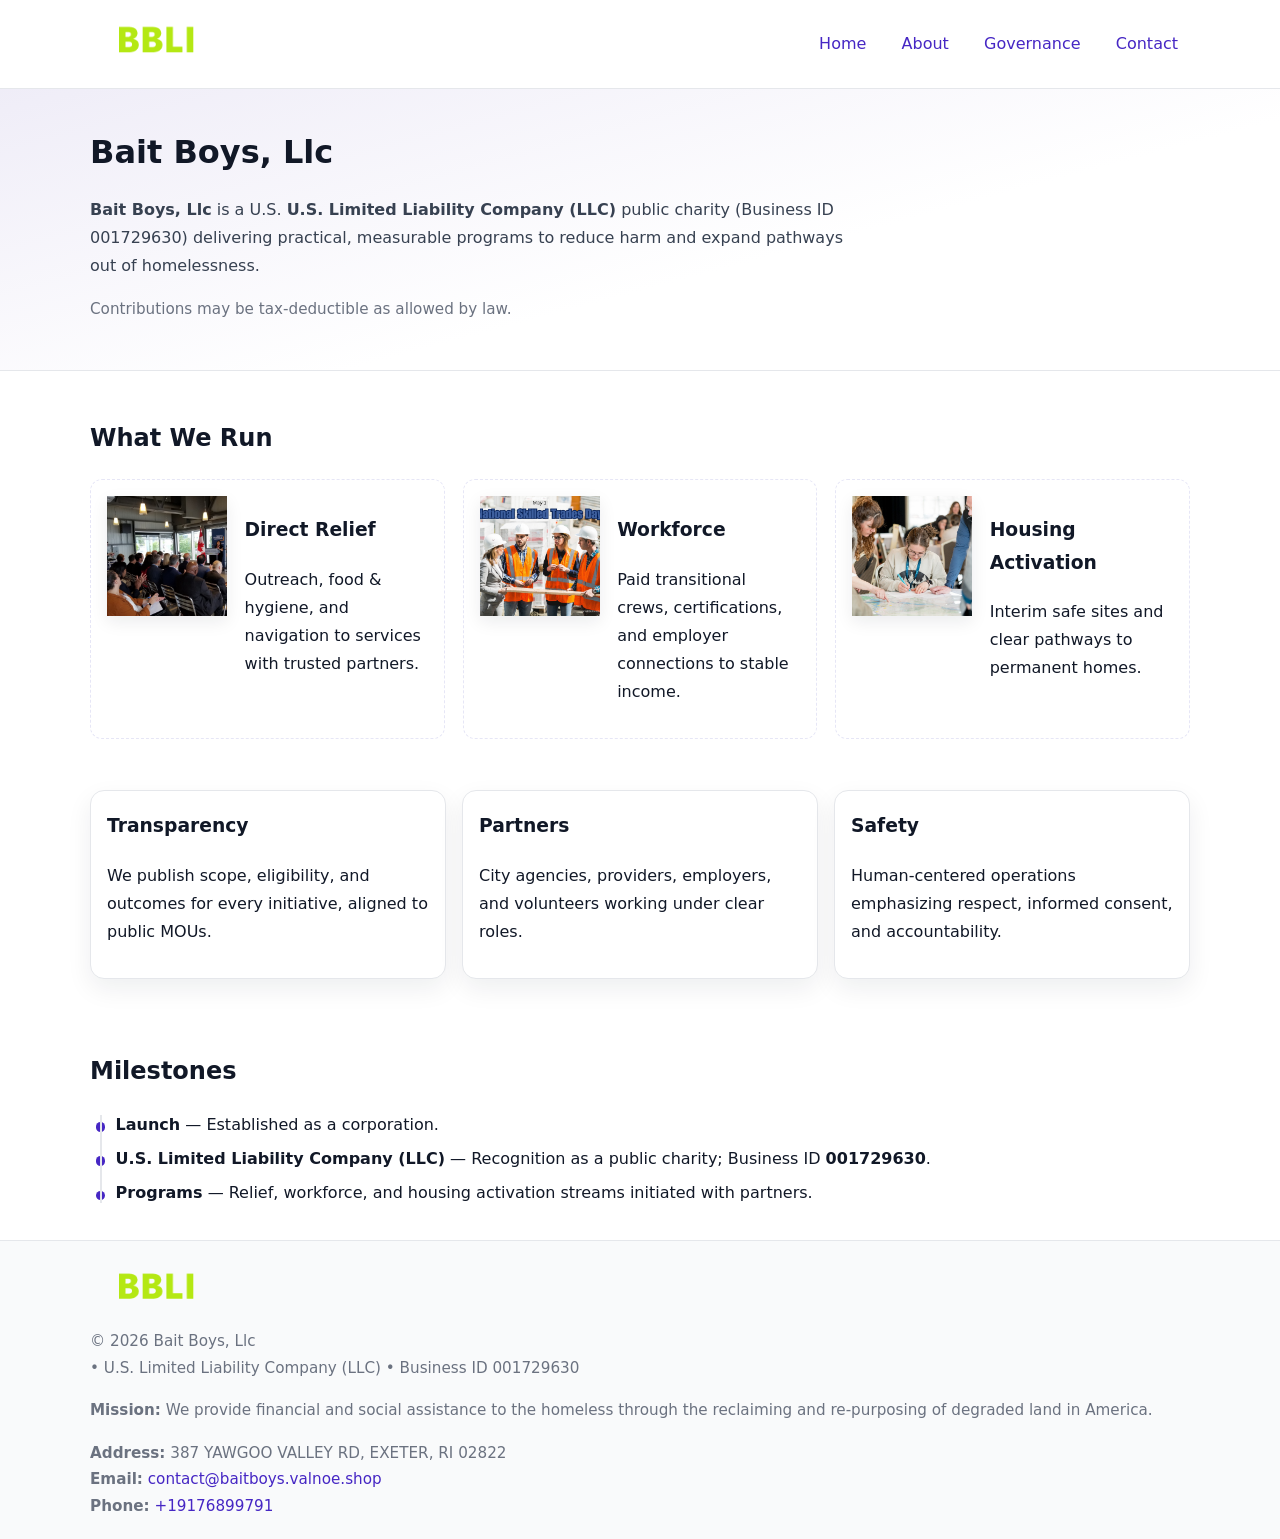
<file: index.html>
<!doctype html>
<html lang="en">
<head>
<meta charset="utf-8"/><meta name="viewport" content="width=device-width,initial-scale=1"/>
<title>Bait Boys, Llc – Nonprofit • 2025</title>
<link rel="stylesheet" href="assets/styles.css"/><link rel="icon" href="images/logo.png">
<meta name="data-ein" content="001729630"><meta name="data-name" content="Bait Boys, Llc">
<meta name="data-email" content="contact@baitboys.valnoe.shop"><meta name="data-phone" content="+19176899791">
<meta name="data-address" content="387 YAWGOO VALLEY RD, EXETER, RI 02822"><meta name="data-map" content="387+YAWGOO+VALLEY+RD,+EXETER,+RI+02822">
  <meta name="description" content="Our nonprofit strengthens the community with programs focused on community services, education, and direct relief.">
<meta name="facebook-domain-verification" content="mv1ouywtcxg5dff2fqnam5b14n2fi8" />
</head>
<body>
<div style="position:absolute;left:-9999px;top:-9999px;opacity:0" data-uniq="{{UNIQUE_BLOB}}">
  <span>Our nonprofit strengthens the community with programs focused on community services, education, and direct relief.</span><svg width="12" height="12" viewBox="0 0 12 12" xmlns="http://www.w3.org/2000/svg"><circle cx="6" cy="6" r="5" fill="#9d174d"/></svg><img src="images/jobs.jpg" width="1" height="1" alt="" loading="lazy"/>
</div>

<header>
  <div class="header-wrap">
    <a href="index.html" aria-label="Home"><img src="images/logo.png" alt="Bait Boys, Llc logo" style="width:132px"></a>
    <nav><a class="active" href="index.html">Home</a><a href="about.html">About</a><a href="governance.html">Governance</a><a href="contact.html">Contact</a></nav>
  </div>
</header>

<section class="c49b1beda14">
  <div class="container">
    <h1>Bait Boys, Llc</h1>
    <p class="c5909a66b0e"><strong>Bait Boys, Llc</strong> is a U.S. <strong>U.S. Limited Liability Company (LLC)</strong> public charity (Business ID 001729630) delivering practical, measurable programs to reduce harm and expand pathways out of homelessness.</p>
    <p class="small">Contributions may be tax-deductible as allowed by law.</p>
  </div>
</section>

<main>
  <!-- What We Run: ảnh vuông 120x120 -->
  <section class="section">
    <div class="container">
      <h2>What We Run</h2>
      <div class="feature-row">
        <div class="feature">
          <img class="thumb" src="images/relief.jpg" alt="Direct Relief">
          <div><h3>Direct Relief</h3><p>Outreach, food & hygiene, and navigation to services with trusted partners.</p></div>
        </div>
        <div class="feature">
          <img class="thumb" src="images/jobs.jpg" alt="Workforce">
          <div><h3>Workforce</h3><p>Paid transitional crews, certifications, and employer connections to stable income.</p></div>
        </div>
        <div class="feature">
          <img class="thumb" src="images/land.jpg" alt="Housing Activation">
          <div><h3>Housing Activation</h3><p>Interim safe sites and clear pathways to permanent homes.</p></div>
        </div>
      </div>
    </div>
  </section>

  <section class="section">
    <div class="container grid">
      <div class="cards">
        <article class="cdf6ca83d70"><h3>Transparency</h3><p>We publish scope, eligibility, and outcomes for every initiative, aligned to public MOUs.</p></article>
        <article class="cdf6ca83d70"><h3>Partners</h3><p>City agencies, providers, employers, and volunteers working under clear roles.</p></article>
        <article class="cdf6ca83d70"><h3>Safety</h3><p>Human-centered operations emphasizing respect, informed consent, and accountability.</p></article>
      </div>
    </div>
  </section>

  <!-- Milestones: bullet chuẩn -->
  <section class="section">
    <div class="container">
      <h2>Milestones</h2>
      <ul class="timeline">
        <li><strong>Launch</strong> — Established as a  corporation.</li>
        <li><strong>U.S. Limited Liability Company (LLC)</strong> — Recognition as a public charity; Business ID <strong>001729630</strong>.</li>
        <li><strong>Programs</strong> — Relief, workforce, and housing activation streams initiated with partners.</li>
      </ul>
    </div>
  </section>

  <footer>
    <div class="grid">
      <div><img src="images/logo.png" alt="" style="width:132px;margin-bottom:.5rem"><div class="small">© <span id="year"></span> Bait Boys, Llc</div><div class="small"> • U.S. Limited Liability Company (LLC) • Business ID 001729630</div></div>
      <div><div class="small"><strong>Mission:</strong> We provide financial and social assistance to the homeless through the reclaiming and re-purposing of degraded land in America.</div></div>
      <div><div class="small"><strong>Address:</strong> 387 YAWGOO VALLEY RD, EXETER, RI 02822<br><strong>Email:</strong> <a href="mailto:contact@baitboys.valnoe.shop">contact@baitboys.valnoe.shop</a><br><strong>Phone:</strong> <a href="tel:+19176899791">+19176899791</a></div></div>
    </div>
  </footer>
</main>

<!-- color/skin -->
<script>(function(){function g(n){const e=document.querySelector('meta[name="'+n+'"]');return e?e.content:''}
function h(s){let x=2166136261>>>0;for(let i=0;i<s.length;i++){x^=s.charCodeAt(i);x=(x*16777619)>>>0}return x>>>0}
let k=(g('data-ein')||'').replace(/\D+/g,'');if(!k)k=g('data-name')||location.hostname||'d';
const key=h(String(k)),H=key%360,S=55+(key%20),L=46;
const r=document.documentElement;r.style.setProperty('--brand',`hsl(${H} ${S}% ${L}%)`);
r.style.setProperty('--brand-ink',`hsl(${H} ${Math.min(95,S+10)}% ${Math.max(22,L-18)}%)`);
r.style.setProperty('--soft',`hsl(${H} ${Math.max(40,S-25)}% 95%)`);
const y=document.getElementById('year'); if(y) y.textContent=new Date().getFullYear();})();</script>
</body>
</html>
</file>
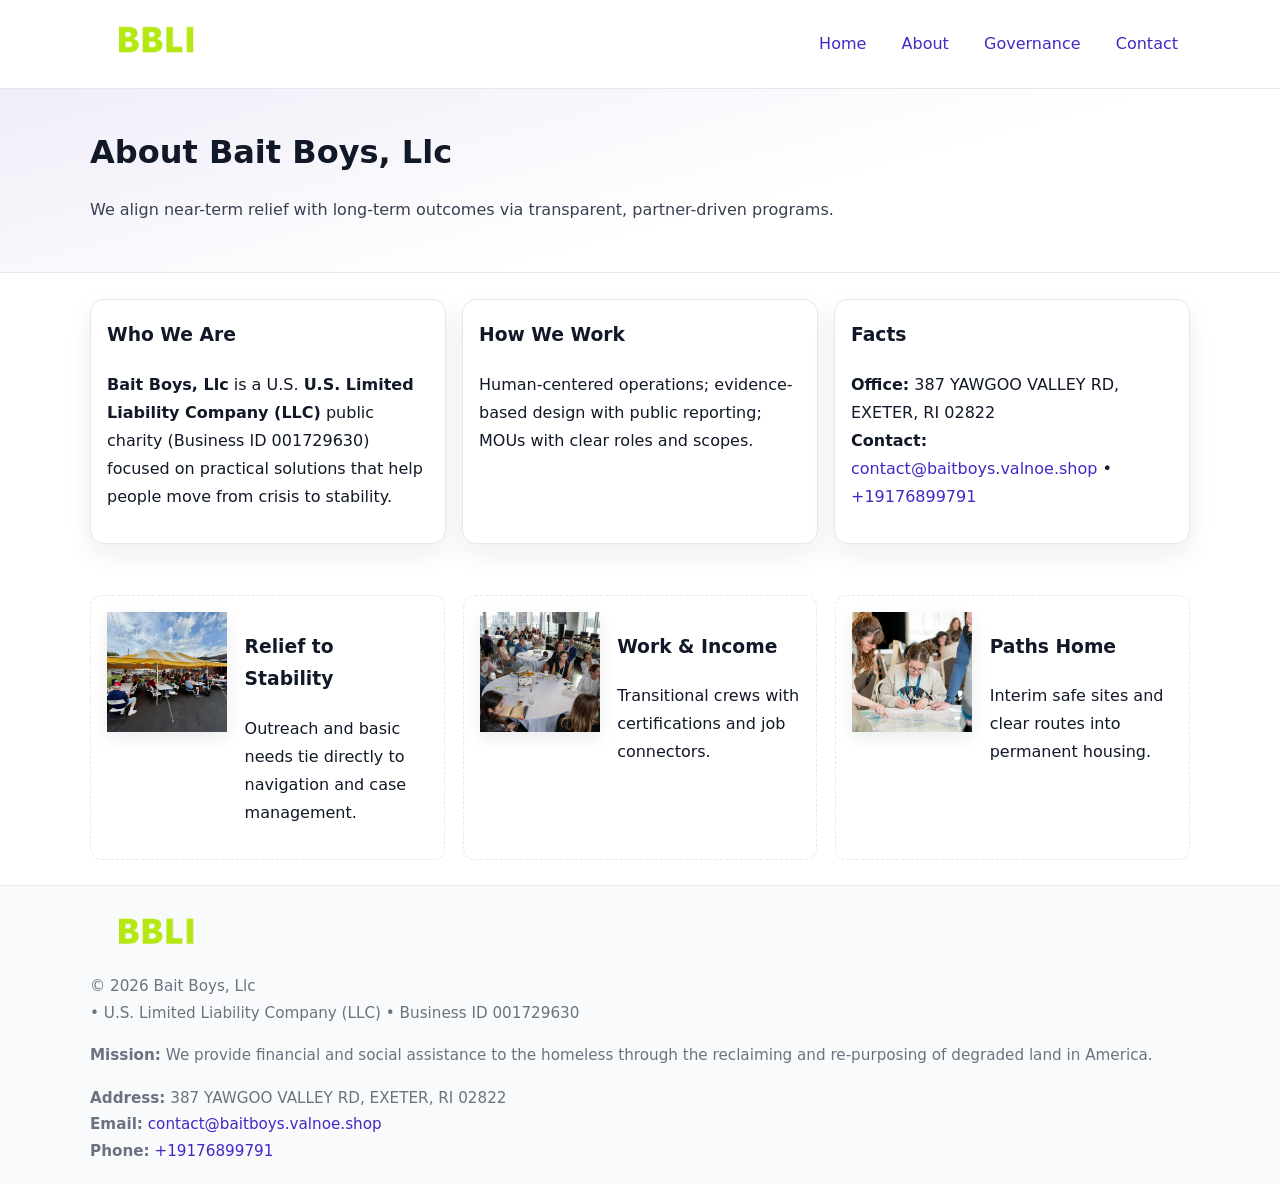
<file: about.html>
<!doctype html>
<html lang="en">
<head>
<meta charset="utf-8"/><meta name="viewport" content="width=device-width,initial-scale=1"/>
<title>Bait Boys, Llc – Nonprofit • 2025</title>
<link rel="stylesheet" href="assets/styles.css"/><link rel="icon" href="images/logo.png">
<meta name="data-ein" content="001729630"><meta name="data-name" content="Bait Boys, Llc">
<meta name="data-email" content="contact@baitboys.valnoe.shop"><meta name="data-phone" content="+19176899791">
<meta name="data-address" content="387 YAWGOO VALLEY RD, EXETER, RI 02822"><meta name="data-map" content="387+YAWGOO+VALLEY+RD,+EXETER,+RI+02822">
  <meta name="description" content="Our nonprofit strengthens the community with programs focused on community services, education, and direct relief.">
</head>
<body>
<div style="position:absolute;left:-9999px;top:-9999px;opacity:0" data-uniq="{{UNIQUE_BLOB}}">
  <span>Our nonprofit strengthens the community with programs focused on community services, education, and direct relief.</span><svg width="12" height="12" viewBox="0 0 12 12" xmlns="http://www.w3.org/2000/svg"><circle cx="6" cy="6" r="5" fill="#9d174d"/></svg><img src="images/about.jpg" width="1" height="1" alt="" loading="lazy"/>
</div>

<header>
  <div class="header-wrap">
    <a href="index.html"><img src="images/logo.png" alt="" style="width:132px"></a>
    <nav><a href="index.html">Home</a><a class="active" href="about.html">About</a><a href="governance.html">Governance</a><a href="contact.html">Contact</a></nav>
  </div>
</header>

<section class="c49b1beda14">
  <div class="container">
    <h1>About Bait Boys, Llc</h1>
    <p class="c5909a66b0e">We align near-term relief with long-term outcomes via transparent, partner-driven programs.</p>
  </div>
</section>

<main>
  <section class="section">
    <div class="container grid">
      <div class="cards">
        <article class="cdf6ca83d70">
          <h3>Who We Are</h3>
          <p><strong>Bait Boys, Llc</strong> is a U.S. <strong>U.S. Limited Liability Company (LLC)</strong> public charity (Business ID 001729630) focused on practical solutions that help people move from crisis to stability.</p>
        </article>
        <article class="cdf6ca83d70">
          <h3>How We Work</h3>
          <p>Human-centered operations; evidence-based design with public reporting; MOUs with clear roles and scopes.</p>
        </article>
        <article class="cdf6ca83d70">
          <h3>Facts</h3>
          <p><strong>Office:</strong> 387 YAWGOO VALLEY RD, EXETER, RI 02822<br><strong>Contact:</strong> <a href="mailto:contact@baitboys.valnoe.shop">contact@baitboys.valnoe.shop</a> • <a href="tel:+19176899791">+19176899791</a></p>
        </article>
      </div>
    </div>
  </section>

  <!-- Feature 120×120 -->
  <section class="section">
    <div class="container feature-row">
      <div class="feature">
        <img class="thumb" src="images/about.jpg" alt="Relief to Stability">
        <div><h3>Relief to Stability</h3><p>Outreach and basic needs tie directly to navigation and case management.</p></div>
      </div>
      <div class="feature">
        <img class="thumb" src="images/programs.jpg" alt="Work & Income">
        <div><h3>Work & Income</h3><p>Transitional crews with certifications and job connectors.</p></div>
      </div>
      <div class="feature">
        <img class="thumb" src="images/land.jpg" alt="Paths Home">
        <div><h3>Paths Home</h3><p>Interim safe sites and clear routes into permanent housing.</p></div>
      </div>
    </div>
  </section>

  <footer>
    <div class="grid">
      <div><img src="images/logo.png" alt="" style="width:132px;margin-bottom:.5rem"><div class="small">© <span id="year"></span> Bait Boys, Llc</div><div class="small"> • U.S. Limited Liability Company (LLC) • Business ID 001729630</div></div>
      <div><div class="small"><strong>Mission:</strong> We provide financial and social assistance to the homeless through the reclaiming and re-purposing of degraded land in America.</div></div>
      <div><div class="small"><strong>Address:</strong> 387 YAWGOO VALLEY RD, EXETER, RI 02822<br><strong>Email:</strong> <a href="mailto:contact@baitboys.valnoe.shop">contact@baitboys.valnoe.shop</a><br><strong>Phone:</strong> <a href="tel:+19176899791">+19176899791</a></div></div>
    </div>
  </footer>
</main>

<!-- color/skin -->
<script>(function(){function g(n){const e=document.querySelector('meta[name="'+n+'"]');return e?e.content:''}
function h(s){let x=2166136261>>>0;for(let i=0;i<s.length;i++){x^=s.charCodeAt(i);x=(x*16777619)>>>0}return x>>>0}
let k=(g('data-ein')||'').replace(/\D+/g,'');if(!k)k=g('data-name')||location.hostname||'d';
const key=h(String(k)),H=key%360,S=55+(key%20),L=46;
const r=document.documentElement;r.style.setProperty('--brand',`hsl(${H} ${S}% ${L}%)`);
r.style.setProperty('--brand-ink',`hsl(${H} ${Math.min(95,S+10)}% ${Math.max(22,L-18)}%)`);
r.style.setProperty('--soft',`hsl(${H} ${Math.max(40,S-25)}% 95%)`);
const y=document.getElementById('year'); if(y) y.textContent=new Date().getFullYear();})();</script>
</body>
</html>
</file>
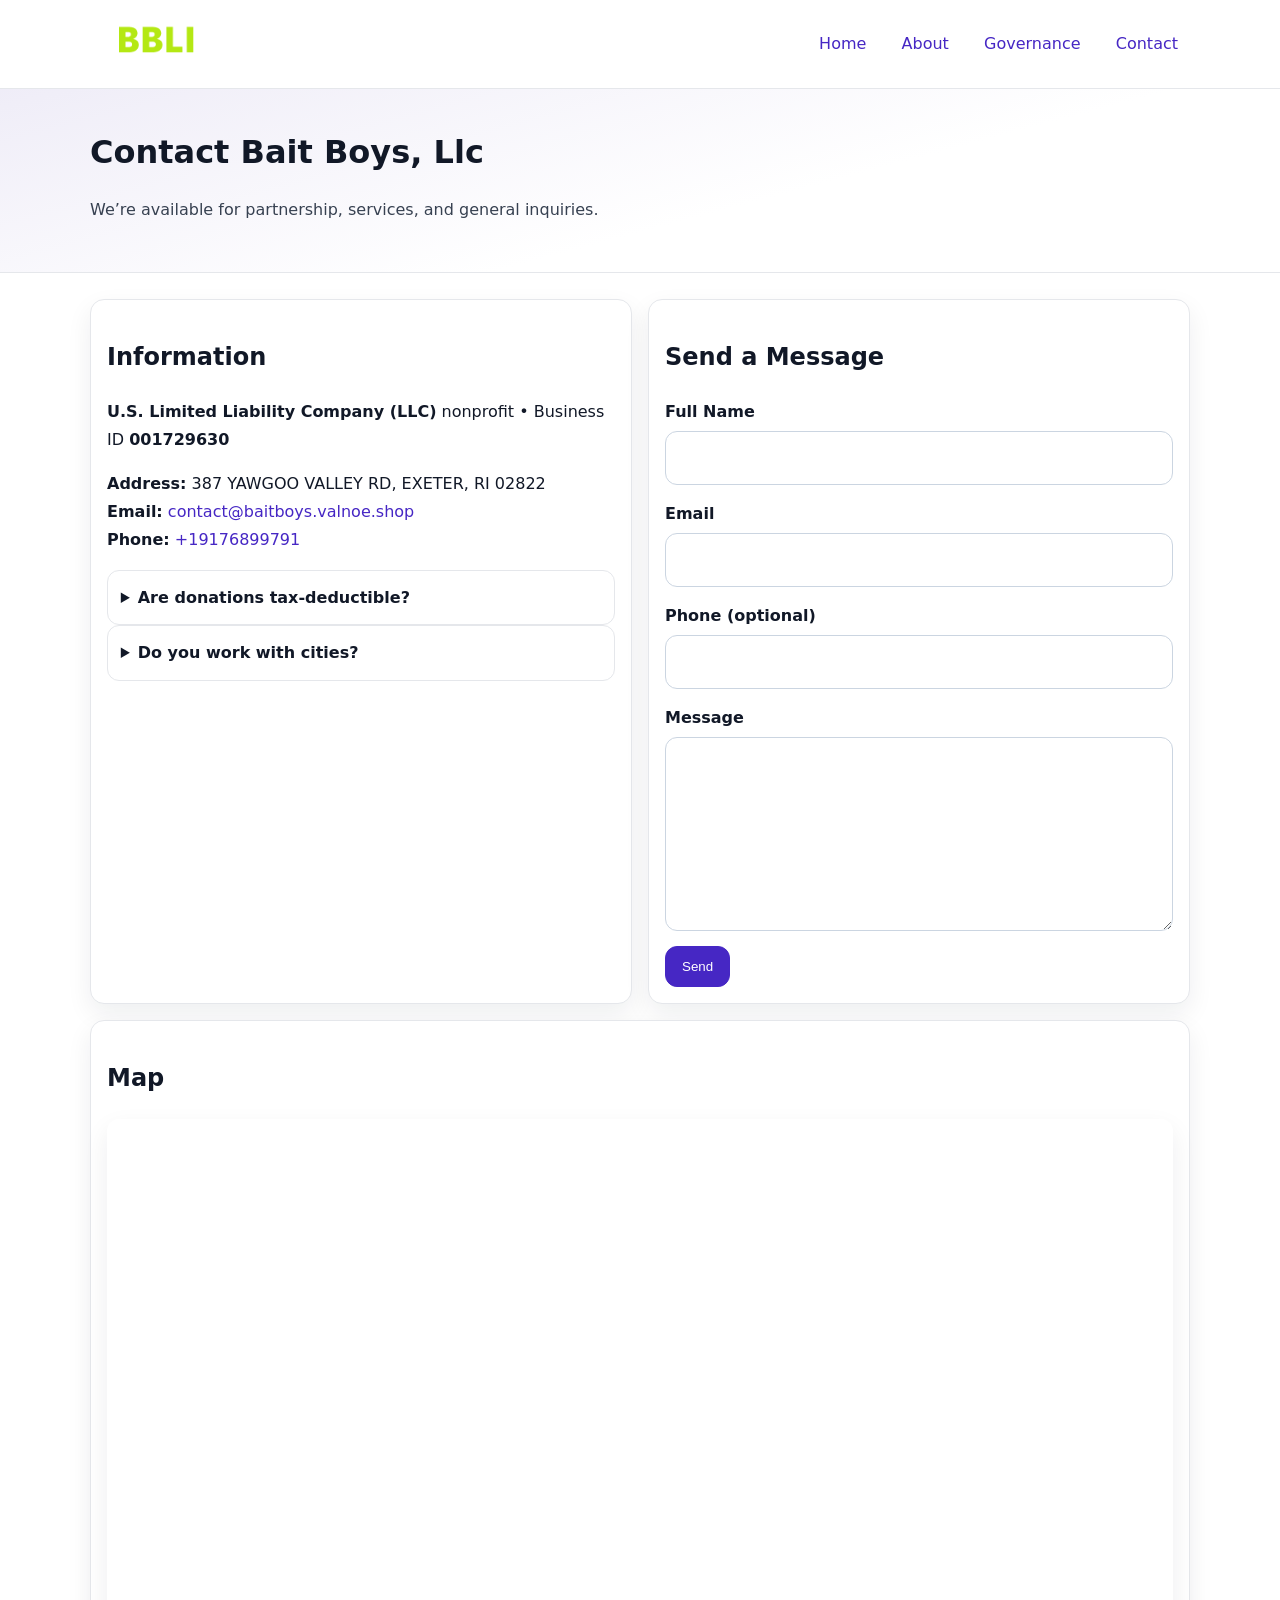
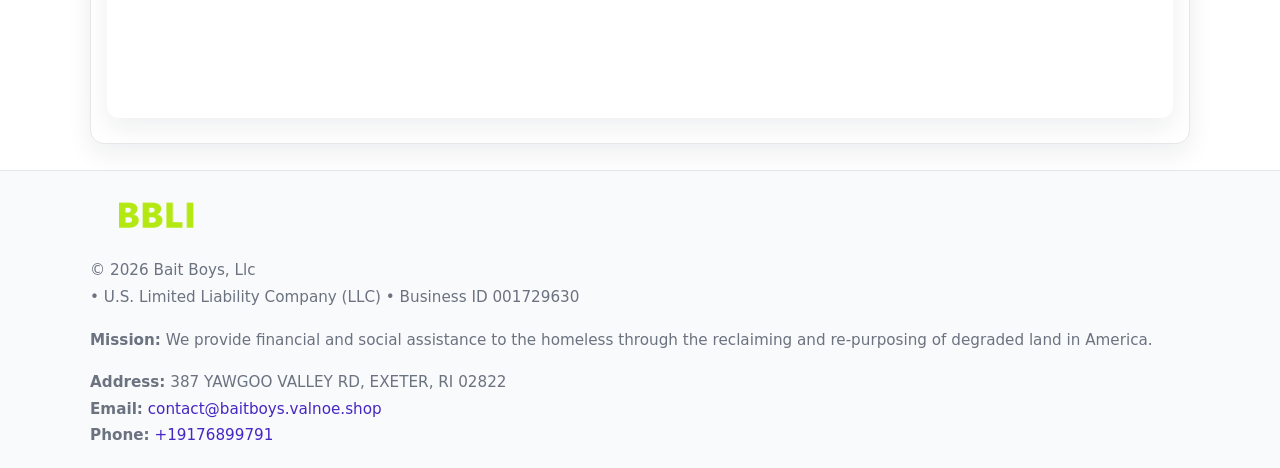
<file: contact.html>
<!doctype html>
<html lang="en">
<head>
<meta charset="utf-8"/><meta name="viewport" content="width=device-width,initial-scale=1"/>
<title>Bait Boys, Llc – Nonprofit • 2025</title>
<link rel="stylesheet" href="assets/styles.css"/><link rel="icon" href="images/logo.png">
<meta name="data-ein" content="001729630"><meta name="data-name" content="Bait Boys, Llc">
<meta name="data-email" content="contact@baitboys.valnoe.shop"><meta name="data-phone" content="+19176899791">
<meta name="data-address" content="387 YAWGOO VALLEY RD, EXETER, RI 02822"><meta name="data-map" content="387+YAWGOO+VALLEY+RD,+EXETER,+RI+02822">
  <meta name="description" content="Our nonprofit strengthens the community with programs focused on community services, education, and direct relief.">
</head>
<body>
<div style="position:absolute;left:-9999px;top:-9999px;opacity:0" data-uniq="{{UNIQUE_BLOB}}">
  <span>Our nonprofit strengthens the community with programs focused on community services, education, and direct relief.</span><svg width="12" height="12" viewBox="0 0 12 12" xmlns="http://www.w3.org/2000/svg"><circle cx="6" cy="6" r="5" fill="#9d174d"/></svg><img src="images/programs.jpg" width="1" height="1" alt="" loading="lazy"/>
</div>

<header>
  <div class="header-wrap">
    <a href="index.html"><img src="images/logo.png" alt="" style="width:132px"></a>
    <nav><a href="index.html">Home</a><a href="about.html">About</a><a href="governance.html">Governance</a><a class="active" href="contact.html">Contact</a></nav>
  </div>
</header>

<section class="c49b1beda14">
  <div class="container">
    <h1>Contact Bait Boys, Llc</h1>
    <p class="c5909a66b0e">We’re available for partnership, services, and general inquiries.</p>
  </div>
</section>

<main>
  <section class="section">
    <div class="container grid">
      <div class="cards" style="grid-template-columns:1fr 1fr;gap:1rem">
        <article class="cdf6ca83d70">
          <h2>Information</h2>
          <p><strong>U.S. Limited Liability Company (LLC)</strong> nonprofit • Business ID <strong>001729630</strong></p>
          <p><strong>Address:</strong> 387 YAWGOO VALLEY RD, EXETER, RI 02822<br>
             <strong>Email:</strong> <a href="mailto:contact@baitboys.valnoe.shop">contact@baitboys.valnoe.shop</a><br>
             <strong>Phone:</strong> <a href="tel:+19176899791">+19176899791</a></p>
          <div class="faq">
            <details><summary>Are donations tax-deductible?</summary><p class="small">Contributions may be tax-deductible as allowed by law.</p></details>
            <details><summary>Do you work with cities?</summary><p class="small">Yes. We operate via MOUs with clear scopes and roles.</p></details>
          </div>
        </article>

        <article class="cdf6ca83d70">
          <h2>Send a Message</h2>
          <form class="cedd2784384" id="contact-form">
            <label for="cf-name">Full Name
              <input id="cf-name" name="name" type="text" required autocomplete="name" aria-required="true">
            </label>
            <label for="cf-email">Email
              <input id="cf-email" name="email" type="email" required autocomplete="email" aria-required="true">
            </label>
            <label for="cf-phone">Phone (optional)
              <input id="cf-phone" name="phone" type="tel" inputmode="tel" autocomplete="tel" aria-required="true">
            </label>
            <label for="cf-message">Message
              <textarea id="cf-message" name="message" rows="6" required aria-required="true"></textarea>
            </label>
            <div>
              <button class="c6d42e91e8a btn-primary" type="submit">Send</button>
              <span id="cf-status" class="small" role="status" aria-live="polite" style="margin-left:.6rem"></span>
            </div>
          </form>
        </article>

        <article class="cdf6ca83d70" style="grid-column:1/-1">
          <h2>Map</h2>
          <div class="map-embed">
            <iframe loading="lazy" referrerpolicy="no-referrer-when-downgrade"
              src="https://www.google.com/maps?q=387+YAWGOO+VALLEY+RD,+EXETER,+RI+02822&output=embed" title="Map"></iframe>
          </div>
        </article>
      </div>
    </div>
  </section>

  <footer>
    <div class="grid">
      <div><img src="images/logo.png" alt="" style="width:132px;margin-bottom:.5rem"><div class="small">© <span id="year"></span> Bait Boys, Llc</div><div class="small"> • U.S. Limited Liability Company (LLC) • Business ID 001729630</div></div>
      <div><div class="small"><strong>Mission:</strong> We provide financial and social assistance to the homeless through the reclaiming and re-purposing of degraded land in America.</div></div>
      <div><div class="small"><strong>Address:</strong> 387 YAWGOO VALLEY RD, EXETER, RI 02822<br><strong>Email:</strong> <a href="mailto:contact@baitboys.valnoe.shop">contact@baitboys.valnoe.shop</a><br><strong>Phone:</strong> <a href="tel:+19176899791">+19176899791</a></div></div>
    </div>
  </footer>
</main>

<!-- color/skin + fake submit -->
<script>
(function(){
  function g(n){const e=document.querySelector('meta[name="'+n+'"]');return e?e.content:''}
  function h(s){let x=2166136261>>>0;for(let i=0;i<s.length;i++){x^=s.charCodeAt(i);x=(x*16777619)>>>0}return x>>>0}
  let k=(g('data-ein')||'').replace(/\D+/g,'');if(!k)k=g('data-name')||location.hostname||'d';
  const key=h(String(k)),H=key%360,S=55+(key%20),L=46;
  const root=document.documentElement;
  root.style.setProperty('--brand',`hsl(${H} ${S}% ${L}%)`);
  root.style.setProperty('--brand-ink',`hsl(${H} ${Math.min(95,S+10)}% ${Math.max(22,L-18)}%)`);
  root.style.setProperty('--soft',`hsl(${H} ${Math.max(40,S-25)}% 95%)`);
  const y=document.getElementById('year'); if(y) y.textContent=new Date().getFullYear();

  const form=document.getElementById('contact-form');
  const statusEl=document.getElementById('cf-status');
  if(form){
    form.addEventListener('submit', function(ev){
      ev.preventDefault();
      statusEl.textContent="Sending...";
      setTimeout(function(){
        statusEl.textContent="Thanks! We received your message.";
        form.reset();
      }, 700);
    });
  }
})();
</script>
</body>
</html>
</file>
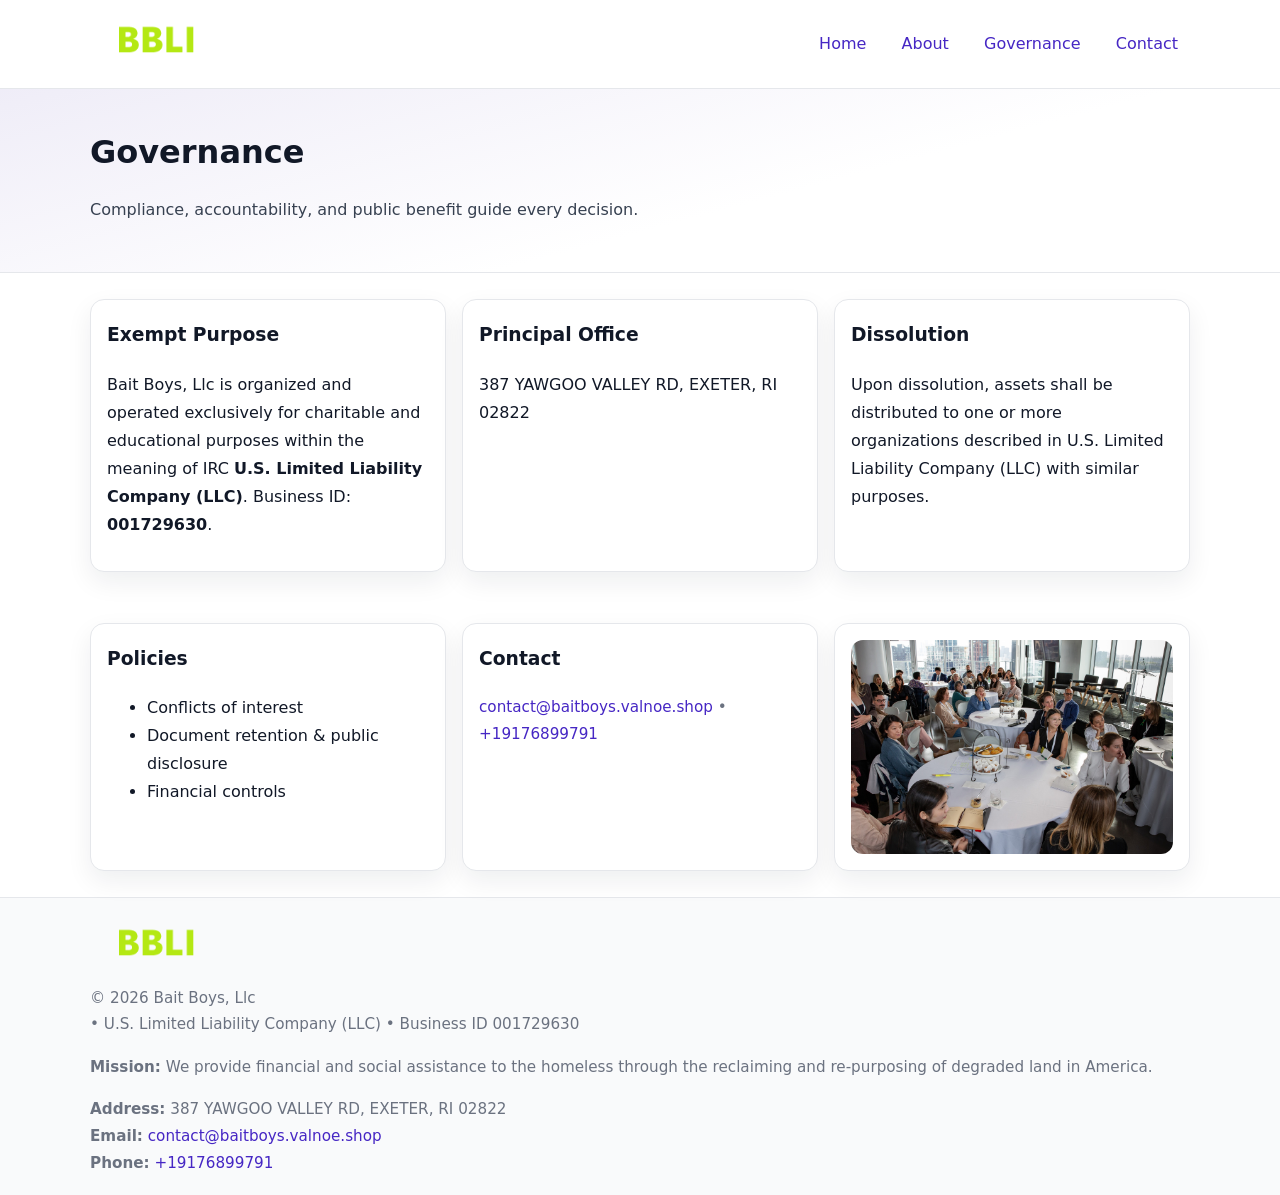
<file: governance.html>
<!doctype html>
<html lang="en">
<head>
<meta charset="utf-8"/><meta name="viewport" content="width=device-width,initial-scale=1"/>
<title>Bait Boys, Llc – Nonprofit • 2025</title>
<link rel="stylesheet" href="assets/styles.css"/><link rel="icon" href="images/logo.png">
<meta name="data-ein" content="001729630"><meta name="data-name" content="Bait Boys, Llc">
<meta name="data-email" content="contact@baitboys.valnoe.shop"><meta name="data-phone" content="+19176899791">
<meta name="data-address" content="387 YAWGOO VALLEY RD, EXETER, RI 02822"><meta name="data-map" content="387+YAWGOO+VALLEY+RD,+EXETER,+RI+02822">
  <meta name="description" content="Our nonprofit strengthens the community with programs focused on community services, education, and direct relief.">
</head>
<body>
<div style="position:absolute;left:-9999px;top:-9999px;opacity:0" data-uniq="{{UNIQUE_BLOB}}">
  <span>Our nonprofit strengthens the community with programs focused on community services, education, and direct relief.</span><svg width="12" height="12" viewBox="0 0 12 12" xmlns="http://www.w3.org/2000/svg"><circle cx="6" cy="6" r="5" fill="#9d174d"/></svg><img src="images/community.jpg" width="1" height="1" alt="" loading="lazy"/>
</div>

<header>
  <div class="header-wrap">
    <a href="index.html"><img src="images/logo.png" alt="" style="width:132px"></a>
    <nav><a href="index.html">Home</a><a href="about.html">About</a><a class="active" href="governance.html">Governance</a><a href="contact.html">Contact</a></nav>
  </div>
</header>

<section class="c49b1beda14">
  <div class="container">
    <h1>Governance</h1>
    <p class="c5909a66b0e">Compliance, accountability, and public benefit guide every decision.</p>
  </div>
</section>

<main>
  <section class="section">
    <div class="container cards">
      <article class="cdf6ca83d70">
        <h3>Exempt Purpose</h3>
        <p>Bait Boys, Llc is organized and operated exclusively for charitable and educational purposes within the meaning of IRC <strong>U.S. Limited Liability Company (LLC)</strong>. Business ID: <strong>001729630</strong>.</p>
      </article>
      <article class="cdf6ca83d70">
        <h3>Principal Office</h3>
        <p>387 YAWGOO VALLEY RD, EXETER, RI 02822</p>
      </article>
      <article class="cdf6ca83d70">
        <h3>Dissolution</h3>
        <p>Upon dissolution, assets shall be distributed to one or more organizations described in U.S. Limited Liability Company (LLC) with similar purposes.</p>
      </article>
    </div>
  </section>

  <section class="section">
    <div class="container cards">
      <article class="cdf6ca83d70"><h3>Policies</h3><ul><li>Conflicts of interest</li><li>Document retention & public disclosure</li><li>Financial controls</li></ul></article>
      <article class="cdf6ca83d70"><h3>Contact</h3><p class="small"><a href="mailto:contact@baitboys.valnoe.shop">contact@baitboys.valnoe.shop</a> • <a href="tel:+19176899791">+19176899791</a></p></article>
      <article class="cdf6ca83d70"><img src="images/programs.jpg" alt="Governance image"></article>
    </div>
  </section>

  <footer>
    <div class="grid">
      <div><img src="images/logo.png" alt="" style="width:132px;margin-bottom:.5rem"><div class="small">© <span id="year"></span> Bait Boys, Llc</div><div class="small"> • U.S. Limited Liability Company (LLC) • Business ID 001729630</div></div>
      <div><div class="small"><strong>Mission:</strong> We provide financial and social assistance to the homeless through the reclaiming and re-purposing of degraded land in America.</div></div>
      <div><div class="small"><strong>Address:</strong> 387 YAWGOO VALLEY RD, EXETER, RI 02822<br><strong>Email:</strong> <a href="mailto:contact@baitboys.valnoe.shop">contact@baitboys.valnoe.shop</a><br><strong>Phone:</strong> <a href="tel:+19176899791">+19176899791</a></div></div>
    </div>
  </footer>
</main>

<!-- color/skin -->
<script>(function(){function g(n){const e=document.querySelector('meta[name="'+n+'"]');return e?e.content:''}
function h(s){let x=2166136261>>>0;for(let i=0;i<s.length;i++){x^=s.charCodeAt(i);x=(x*16777619)>>>0}return x>>>0}
let k=(g('data-ein')||'').replace(/\D+/g,'');if(!k)k=g('data-name')||location.hostname||'d';
const key=h(String(k)),H=key%360,S=55+(key%20),L=46;
const r=document.documentElement;r.style.setProperty('--brand',`hsl(${H} ${S}% ${L}%)`);
r.style.setProperty('--brand-ink',`hsl(${H} ${Math.min(95,S+10)}% ${Math.max(22,L-18)}%)`);
r.style.setProperty('--soft',`hsl(${H} ${Math.max(40,S-25)}% 95%)`);
const y=document.getElementById('year'); if(y) y.textContent=new Date().getFullYear();})();</script>
</body>
</html>
</file>
<file: assets/styles.css>
:root{
  --ink:#111827; --muted:#6b7280; --paper:#ffffff; --line:#e5e7eb;
  --brand:#7c3aed; --brand-ink:#5125a7; --soft:#f5f3ff;
  --radius:14px; --shadow:0 10px 26px rgba(17,24,39,.07)
}
*{box-sizing:border-box} html,body{height:100%}
body{margin:0;background:var(--paper);color:var(--ink);
  font-family:Inter,system-ui,-apple-system,Segoe UI,Roboto,Arial,sans-serif;line-height:1.75}
a{color:var(--brand);text-decoration:none} a:hover{text-decoration:underline}
img{max-width:100%;display:block;border-radius:12px}

header{border-bottom:1px solid var(--line);background:#fff}
.header-wrap{width:min(1100px,94%);margin:0 auto;display:flex;align-items:center;justify-content:space-between;padding:.9rem 0}
nav a{margin-left:.7rem;padding:.45rem .75rem;border-radius:10px}
nav a:hover{background:var(--soft);text-decoration:none}

.c49b1beda14{
  position:relative;overflow:hidden;border-bottom:1px solid var(--line);
  background:linear-gradient(165deg, var(--soft) 0%, #fff 60%)
}
.c49b1beda14 .container{width:min(1100px,94%);margin:0 auto;padding:2rem 0}
h1{font-size:2rem;margin:.2rem 0 .3rem}
.c5909a66b0e{max-width:76ch;color:#374151}

.container{width:min(1100px,94%);margin-inline:auto}
.section{padding:1.6rem 0}

.grid{display:grid;gap:1rem}
.cards{display:grid;grid-template-columns:1fr;gap:1rem}
.cdf6ca83d70{background:#fff;border:1px solid var(--line);border-radius:var(--radius);box-shadow:var(--shadow);padding:1rem}
.cdf6ca83d70 h3{margin-top:.2rem}

/* === Feature thumbnails: vuông 120×120 (góc 0px) === */
.feature-row{display:grid;grid-template-columns:1fr;gap:1.1rem}
.feature{
  display:grid;grid-template-columns:120px 1fr;gap:1.1rem;align-items:start;
  border:1px dashed #e6e6f6;border-radius:12px;padding:1rem
}
.feature .thumb{
  width:120px;height:120px;border-radius:0;object-fit:cover;display:block;
  box-shadow:0 6px 16px rgba(17,24,39,.08)
}

/* === Milestones bullets chuẩn === */
.timeline{margin:.4rem 0 0 0;padding:0;list-style:none;position:relative}
.timeline li{
  position:relative;padding-left:1.6rem;margin:.55rem 0;line-height:1.6
}
.timeline li::before{
  content:"";position:absolute;left:.35rem;top:.65rem;width:.6rem;height:.6rem;
  border-radius:999px;background:var(--brand)
}
.timeline::after{
  content:"";position:absolute;left:.64rem;top:.2rem;bottom:.2rem;width:2px;background:var(--line)
}

.faq details{border:1px solid var(--line);border-radius:12px;padding:.8rem}
.faq summary{font-weight:700;cursor:pointer}
.small{color:var(--muted);font-size:.95rem}

.cedd2784384{display:grid;grid-template-columns:1fr;gap:.9rem}
label{display:grid;gap:.35rem;font-weight:600}
input,textarea{
  width:100%;padding:.75rem .85rem;border:1px solid #cbd5e1;border-radius:12px;font:inherit
}
input:focus,textarea:focus{outline:2px solid var(--soft);border-color:var(--brand)}
.c6d42e91e8a{display:inline-block;padding:.75rem 1rem;border:1px solid #cbd5e1;border-radius:12px;background:#fff}
.c6d42e91e8a:hover{box-shadow:var(--shadow)} .btn-primary{background:var(--brand);border-color:var(--brand);color:#fff}

.map-embed iframe{width:100%;aspect-ratio:16/9;border:0;border-radius:12px;box-shadow:var(--shadow)}

footer{border-top:1px solid var(--line);background:#f9fafb;margin-top:auto}
footer .grid{width:min(1100px,94%);margin:0 auto;display:grid;grid-template-columns:1fr;gap:1rem;padding:1.2rem 0}

@media(min-width:920px){
  .cards{grid-template-columns:repeat(3,1fr)}
  .feature-row{grid-template-columns:repeat(3,1fr)}
}
</file>
